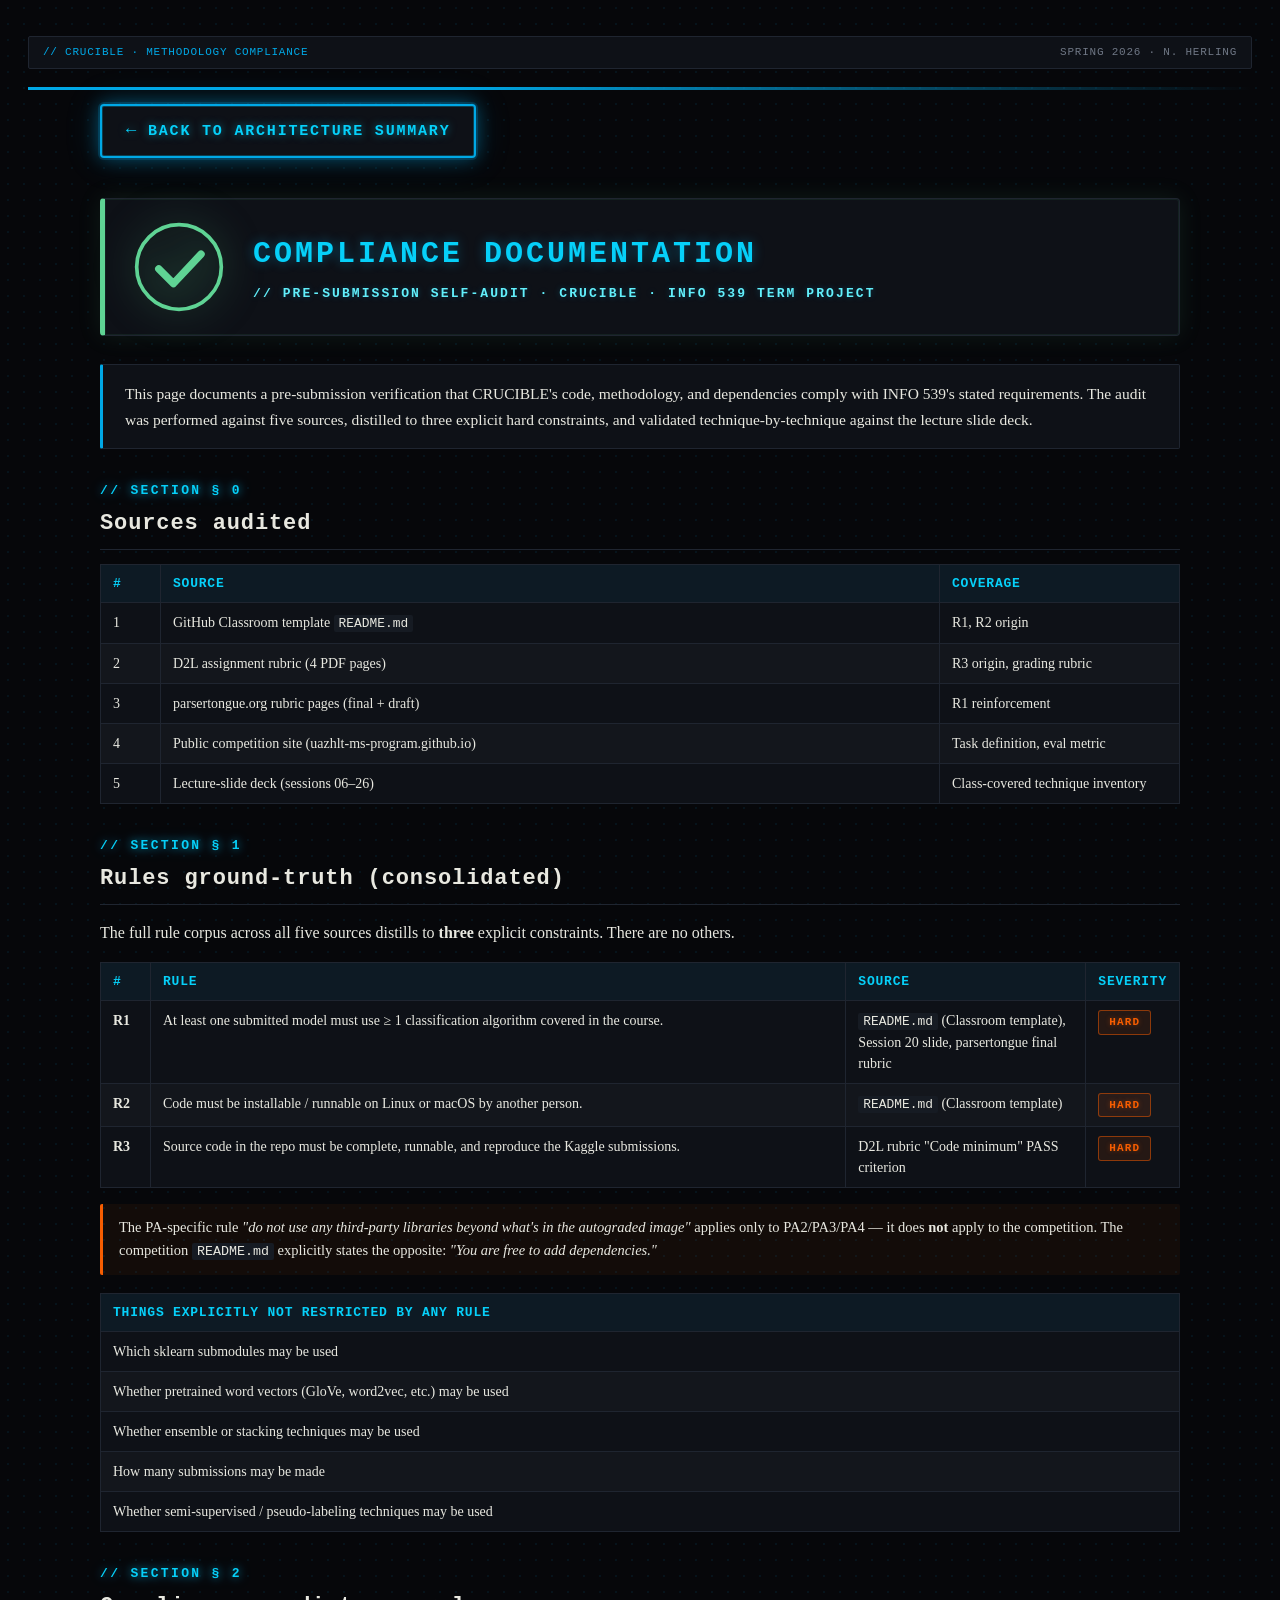
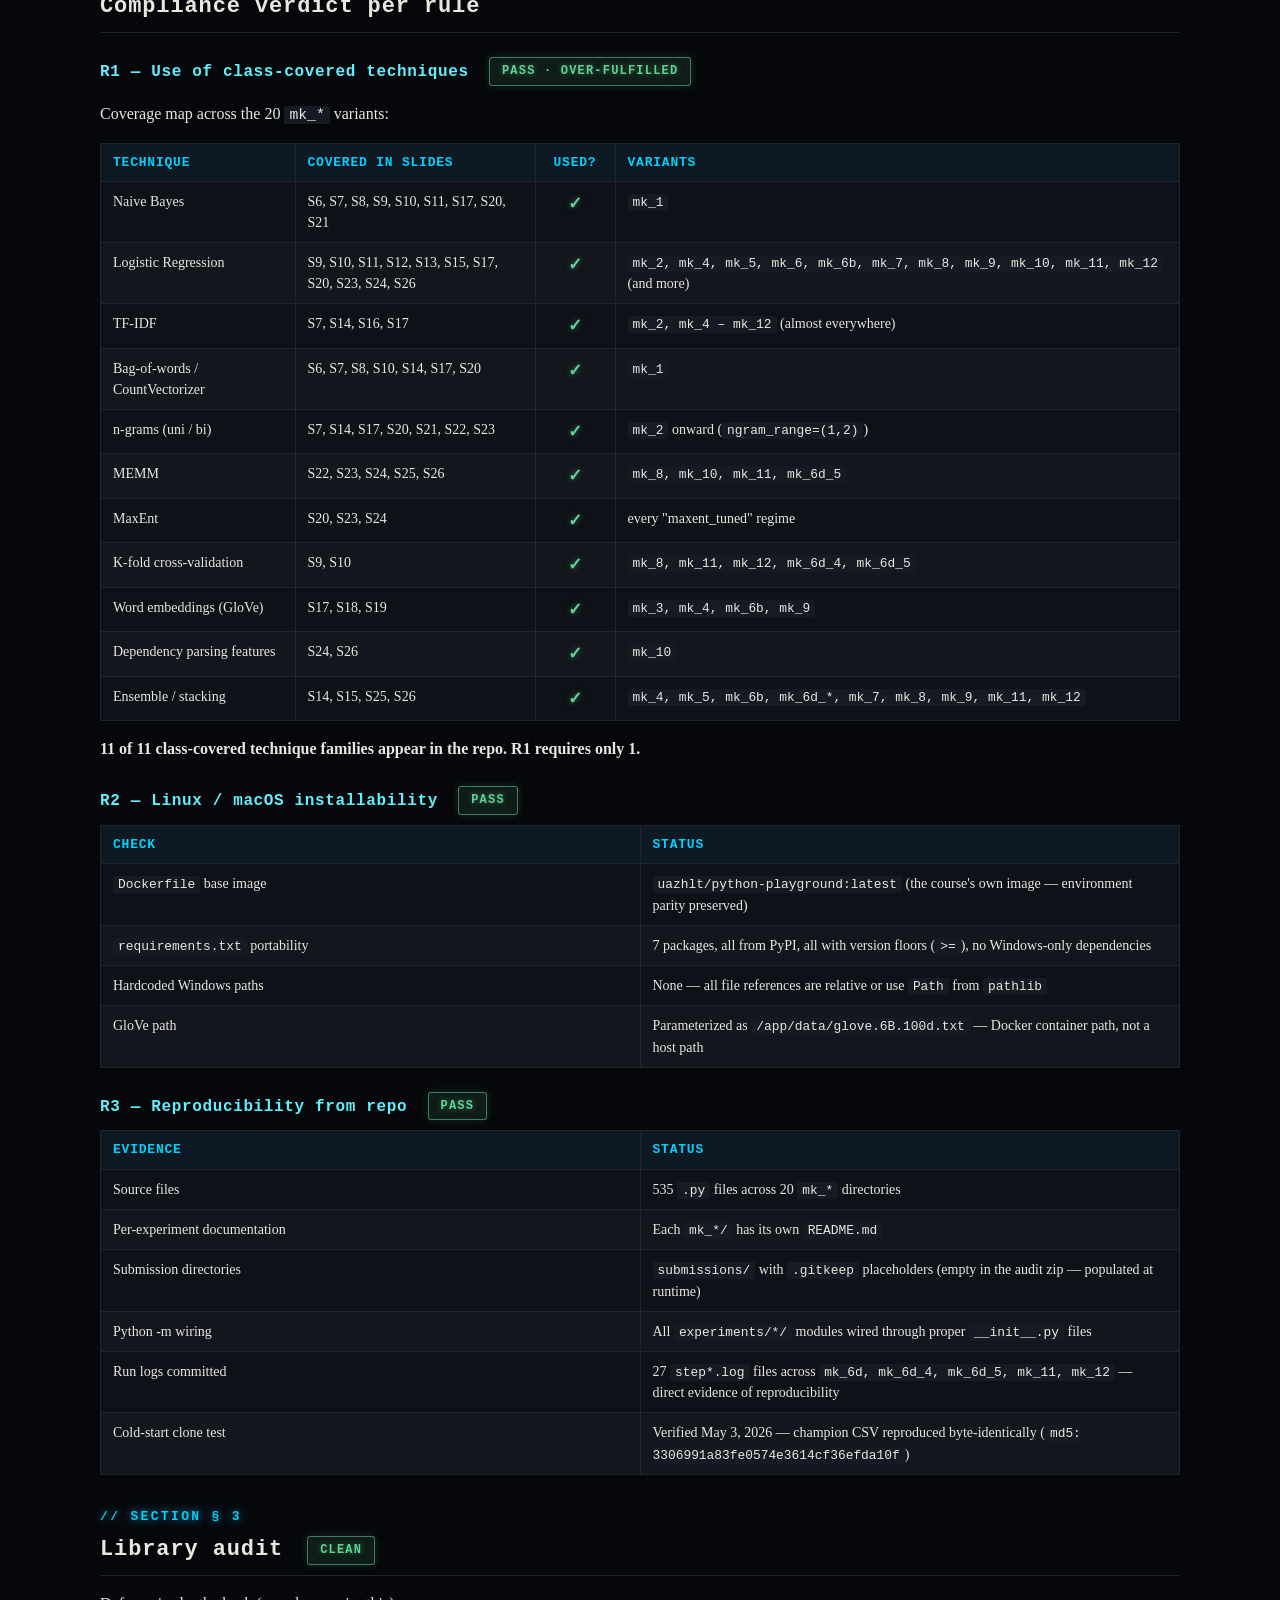
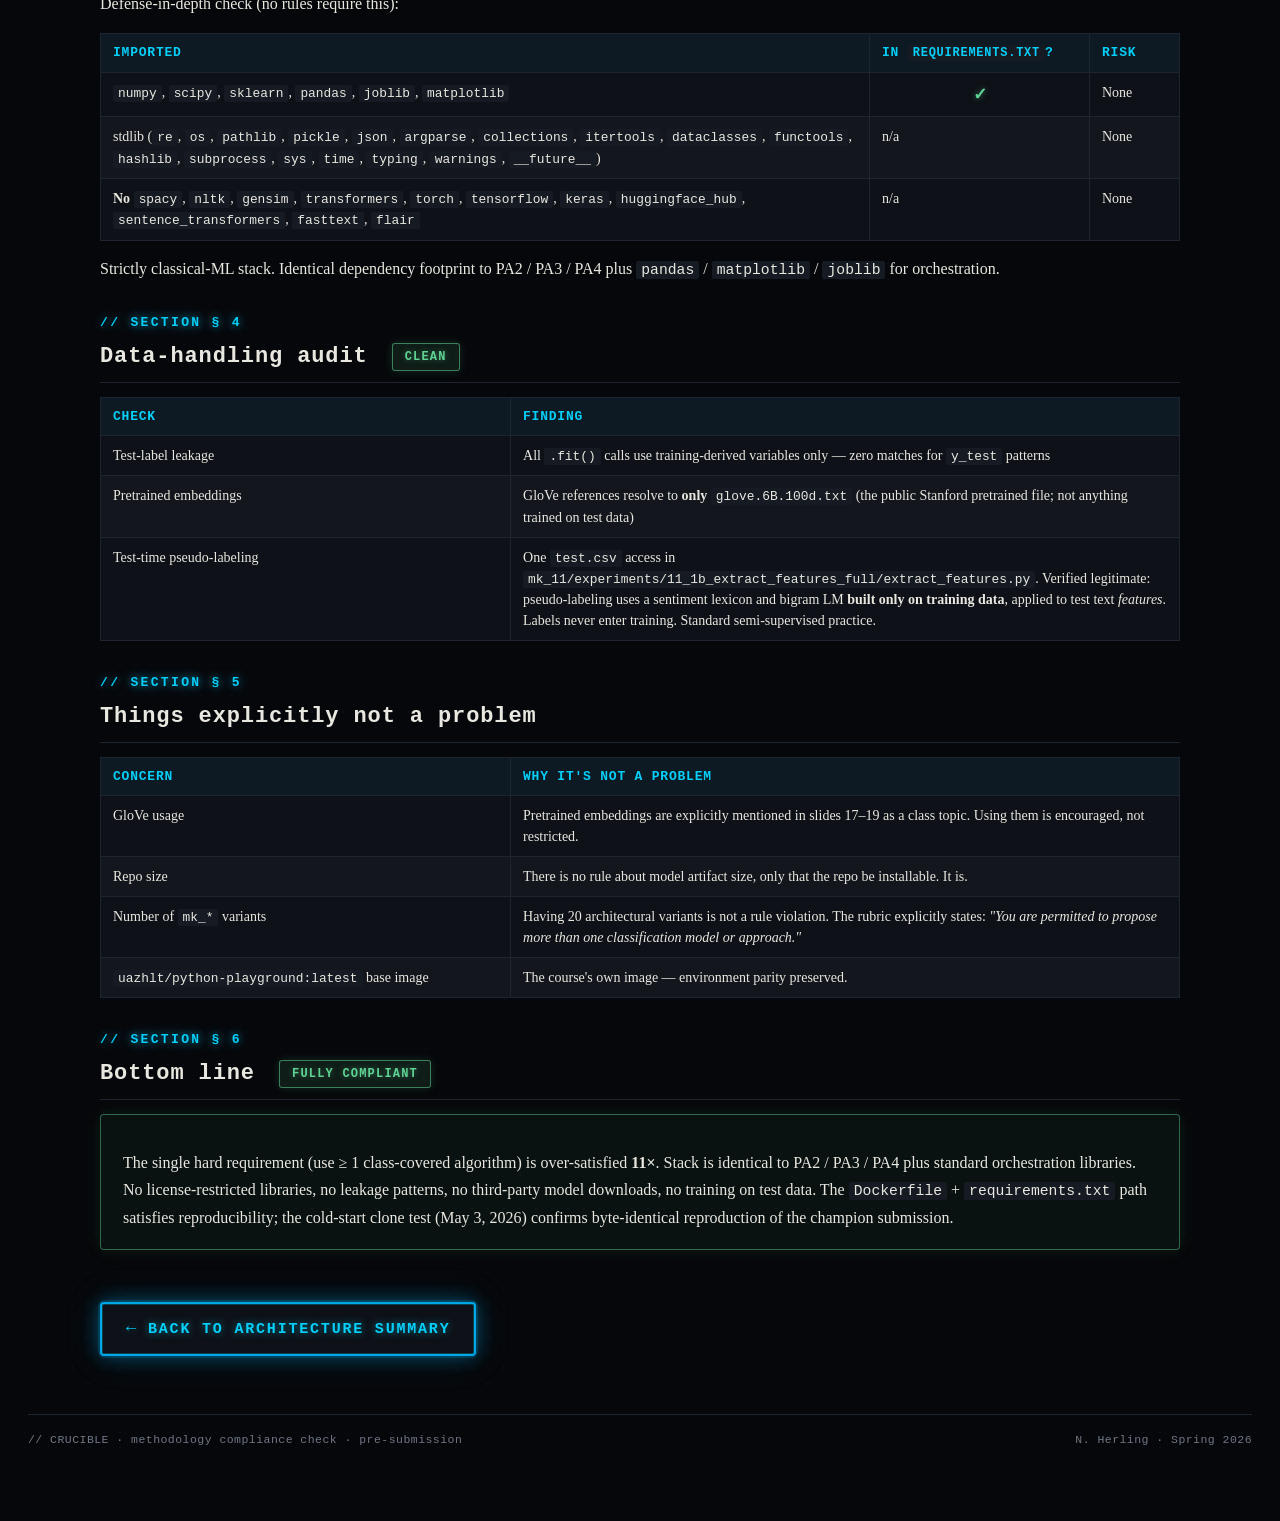
<file: compliance.html>
<!DOCTYPE html>
<html lang="en">
<head>
<meta charset="UTF-8">
<meta name="viewport" content="width=device-width, initial-scale=1.0">
<title>CRUCIBLE &mdash; Methodology Compliance Check</title>
<meta name="author" content="N. Herling">
<meta name="description" content="Methodology compliance audit for the CRUCIBLE term project against INFO 539 course rules.">

<link rel="icon" type="image/x-icon" href="media/img/favicon.ico">
<link rel="icon" type="image/png" sizes="16x16" href="media/img/favicon-16x16.png">
<link rel="icon" type="image/png" sizes="32x32" href="media/img/favicon-32x32.png">
<link rel="apple-touch-icon" sizes="180x180" href="media/img/apple-touch-icon.png">

<link rel="stylesheet" href="css/styles.css">
</head>
<body>

<div class="source-banner">
  <span class="left">// CRUCIBLE &middot; METHODOLOGY COMPLIANCE</span>
  <span>Spring 2026 &middot; N. Herling</span>
</div>

<div class="top-rule"></div>

<div class="compliance-wrap">

<a class="back-btn" href="index.html"><span class="arrow">&larr;</span> back to architecture summary</a>

<!-- HERO: big green check + Compliance Documentation -->
<div class="compliance-hero">
  <div class="compliance-check" aria-hidden="true">
    <svg viewBox="0 0 100 100" xmlns="http://www.w3.org/2000/svg">
      <circle cx="50" cy="50" r="46" fill="none" stroke="#5fd394" stroke-width="4"/>
      <path d="M28 52 L44 68 L74 36" fill="none" stroke="#5fd394" stroke-width="8" stroke-linecap="round" stroke-linejoin="round"/>
    </svg>
  </div>
  <div class="compliance-hero-text">
    <h1 class="compliance-h1">Compliance Documentation</h1>
    <div class="compliance-hero-sub">// pre-submission self-audit &middot; CRUCIBLE &middot; INFO 539 Term Project</div>
  </div>
</div>

<div class="intro">
  <p>This page documents a pre-submission verification that CRUCIBLE's code,
  methodology, and dependencies comply with INFO 539's stated requirements.
  The audit was performed against five sources, distilled to three explicit
  hard constraints, and validated technique-by-technique against the lecture
  slide deck.</p>
</div>

<!-- ============================================================ -->

<div class="compliance-section-label">// section &sect; 0</div>
<h2 class="compliance-h2">Sources audited</h2>

<table class="compliance-table">
  <thead>
    <tr>
      <th style="width: 60px;">#</th>
      <th>Source</th>
      <th style="width: 240px;">Coverage</th>
    </tr>
  </thead>
  <tbody>
    <tr><td>1</td><td>GitHub Classroom template <code>README.md</code></td><td>R1, R2 origin</td></tr>
    <tr><td>2</td><td>D2L assignment rubric (4 PDF pages)</td><td>R3 origin, grading rubric</td></tr>
    <tr><td>3</td><td>parsertongue.org rubric pages (final + draft)</td><td>R1 reinforcement</td></tr>
    <tr><td>4</td><td>Public competition site (uazhlt-ms-program.github.io)</td><td>Task definition, eval metric</td></tr>
    <tr><td>5</td><td>Lecture-slide deck (sessions 06&ndash;26)</td><td>Class-covered technique inventory</td></tr>
  </tbody>
</table>

<!-- ============================================================ -->

<div class="compliance-section-label">// section &sect; 1</div>
<h2 class="compliance-h2">Rules ground-truth (consolidated)</h2>

<p>The full rule corpus across all five sources distills to <strong>three</strong>
explicit constraints. There are no others.</p>

<table class="compliance-table">
  <thead>
    <tr>
      <th style="width: 50px;">#</th>
      <th>Rule</th>
      <th style="width: 240px;">Source</th>
      <th style="width: 90px;">Severity</th>
    </tr>
  </thead>
  <tbody>
    <tr>
      <td><strong>R1</strong></td>
      <td>At least one submitted model must use &ge; 1 classification algorithm covered in the course.</td>
      <td><code>README.md</code> (Classroom template), Session 20 slide, parsertongue final rubric</td>
      <td><span class="severity-hard">HARD</span></td>
    </tr>
    <tr>
      <td><strong>R2</strong></td>
      <td>Code must be installable / runnable on Linux or macOS by another person.</td>
      <td><code>README.md</code> (Classroom template)</td>
      <td><span class="severity-hard">HARD</span></td>
    </tr>
    <tr>
      <td><strong>R3</strong></td>
      <td>Source code in the repo must be complete, runnable, and reproduce the Kaggle submissions.</td>
      <td>D2L rubric "Code minimum" PASS criterion</td>
      <td><span class="severity-hard">HARD</span></td>
    </tr>
  </tbody>
</table>

<p class="callout-note">The PA-specific rule <em>"do not use any third-party libraries beyond what's
in the autograded image"</em> applies only to PA2/PA3/PA4 &mdash; it does <strong>not</strong> apply
to the competition. The competition <code>README.md</code> explicitly states the
opposite: <em>"You are free to add dependencies."</em></p>

<table class="compliance-table">
  <thead>
    <tr>
      <th>Things explicitly NOT restricted by any rule</th>
    </tr>
  </thead>
  <tbody>
    <tr><td>Which sklearn submodules may be used</td></tr>
    <tr><td>Whether pretrained word vectors (GloVe, word2vec, etc.) may be used</td></tr>
    <tr><td>Whether ensemble or stacking techniques may be used</td></tr>
    <tr><td>How many submissions may be made</td></tr>
    <tr><td>Whether semi-supervised / pseudo-labeling techniques may be used</td></tr>
  </tbody>
</table>

<!-- ============================================================ -->

<div class="compliance-section-label">// section &sect; 2</div>
<h2 class="compliance-h2">Compliance verdict per rule</h2>

<h3 class="compliance-h3">R1 &mdash; Use of class-covered techniques <span class="verdict pass">PASS &middot; over-fulfilled</span></h3>

<p>Coverage map across the 20 <code>mk_*</code> variants:</p>

<table class="compliance-table">
  <thead>
    <tr>
      <th>Technique</th>
      <th style="width: 240px;">Covered in slides</th>
      <th style="width: 80px; text-align: center;">Used?</th>
      <th>Variants</th>
    </tr>
  </thead>
  <tbody>
    <tr><td>Naive Bayes</td>            <td>S6, S7, S8, S9, S10, S11, S17, S20, S21</td><td class="check">&check;</td><td><code>mk_1</code></td></tr>
    <tr><td>Logistic Regression</td>    <td>S9, S10, S11, S12, S13, S15, S17, S20, S23, S24, S26</td><td class="check">&check;</td><td><code>mk_2, mk_4, mk_5, mk_6, mk_6b, mk_7, mk_8, mk_9, mk_10, mk_11, mk_12</code> (and more)</td></tr>
    <tr><td>TF-IDF</td>                  <td>S7, S14, S16, S17</td><td class="check">&check;</td><td><code>mk_2, mk_4 &ndash; mk_12</code> (almost everywhere)</td></tr>
    <tr><td>Bag-of-words / CountVectorizer</td><td>S6, S7, S8, S10, S14, S17, S20</td><td class="check">&check;</td><td><code>mk_1</code></td></tr>
    <tr><td>n-grams (uni / bi)</td>      <td>S7, S14, S17, S20, S21, S22, S23</td><td class="check">&check;</td><td><code>mk_2</code> onward (<code>ngram_range=(1,2)</code>)</td></tr>
    <tr><td>MEMM</td>                    <td>S22, S23, S24, S25, S26</td><td class="check">&check;</td><td><code>mk_8, mk_10, mk_11, mk_6d_5</code></td></tr>
    <tr><td>MaxEnt</td>                  <td>S20, S23, S24</td><td class="check">&check;</td><td>every "maxent_tuned" regime</td></tr>
    <tr><td>K-fold cross-validation</td> <td>S9, S10</td><td class="check">&check;</td><td><code>mk_8, mk_11, mk_12, mk_6d_4, mk_6d_5</code></td></tr>
    <tr><td>Word embeddings (GloVe)</td> <td>S17, S18, S19</td><td class="check">&check;</td><td><code>mk_3, mk_4, mk_6b, mk_9</code></td></tr>
    <tr><td>Dependency parsing features</td><td>S24, S26</td><td class="check">&check;</td><td><code>mk_10</code></td></tr>
    <tr><td>Ensemble / stacking</td>     <td>S14, S15, S25, S26</td><td class="check">&check;</td><td><code>mk_4, mk_5, mk_6b, mk_6d_*, mk_7, mk_8, mk_9, mk_11, mk_12</code></td></tr>
  </tbody>
</table>

<p><strong>11 of 11 class-covered technique families appear in the repo. R1 requires only 1.</strong></p>

<h3 class="compliance-h3">R2 &mdash; Linux / macOS installability <span class="verdict pass">PASS</span></h3>

<table class="compliance-table">
  <thead>
    <tr><th style="width: 50%;">Check</th><th>Status</th></tr>
  </thead>
  <tbody>
    <tr><td><code>Dockerfile</code> base image</td><td><code>uazhlt/python-playground:latest</code> (the course's own image &mdash; environment parity preserved)</td></tr>
    <tr><td><code>requirements.txt</code> portability</td><td>7 packages, all from PyPI, all with version floors (<code>&gt;=</code>), no Windows-only dependencies</td></tr>
    <tr><td>Hardcoded Windows paths</td><td>None &mdash; all file references are relative or use <code>Path</code> from <code>pathlib</code></td></tr>
    <tr><td>GloVe path</td><td>Parameterized as <code>/app/data/glove.6B.100d.txt</code> &mdash; Docker container path, not a host path</td></tr>
  </tbody>
</table>

<h3 class="compliance-h3">R3 &mdash; Reproducibility from repo <span class="verdict pass">PASS</span></h3>

<table class="compliance-table">
  <thead>
    <tr><th style="width: 50%;">Evidence</th><th>Status</th></tr>
  </thead>
  <tbody>
    <tr><td>Source files</td><td>535 <code>.py</code> files across 20 <code>mk_*</code> directories</td></tr>
    <tr><td>Per-experiment documentation</td><td>Each <code>mk_*/</code> has its own <code>README.md</code></td></tr>
    <tr><td>Submission directories</td><td><code>submissions/</code> with <code>.gitkeep</code> placeholders (empty in the audit zip &mdash; populated at runtime)</td></tr>
    <tr><td>Python -m wiring</td><td>All <code>experiments/*/</code> modules wired through proper <code>__init__.py</code> files</td></tr>
    <tr><td>Run logs committed</td><td>27 <code>step*.log</code> files across <code>mk_6d, mk_6d_4, mk_6d_5, mk_11, mk_12</code> &mdash; direct evidence of reproducibility</td></tr>
    <tr><td>Cold-start clone test</td><td>Verified May 3, 2026 &mdash; champion CSV reproduced byte-identically (<code>md5: 3306991a83fe0574e3614cf36efda10f</code>)</td></tr>
  </tbody>
</table>

<!-- ============================================================ -->

<div class="compliance-section-label">// section &sect; 3</div>
<h2 class="compliance-h2">Library audit <span class="verdict pass">CLEAN</span></h2>

<p>Defense-in-depth check (no rules require this):</p>

<table class="compliance-table">
  <thead>
    <tr><th>Imported</th><th style="width: 220px;">In <code>requirements.txt</code>?</th><th style="width: 90px;">Risk</th></tr>
  </thead>
  <tbody>
    <tr>
      <td><code>numpy</code>, <code>scipy</code>, <code>sklearn</code>,
          <code>pandas</code>, <code>joblib</code>, <code>matplotlib</code></td>
      <td class="check">&check;</td>
      <td>None</td>
    </tr>
    <tr>
      <td>stdlib (<code>re</code>, <code>os</code>, <code>pathlib</code>,
          <code>pickle</code>, <code>json</code>, <code>argparse</code>,
          <code>collections</code>, <code>itertools</code>,
          <code>dataclasses</code>, <code>functools</code>, <code>hashlib</code>,
          <code>subprocess</code>, <code>sys</code>, <code>time</code>,
          <code>typing</code>, <code>warnings</code>, <code>__future__</code>)</td>
      <td>n/a</td>
      <td>None</td>
    </tr>
    <tr>
      <td><strong>No</strong> <code>spacy</code>, <code>nltk</code>,
          <code>gensim</code>, <code>transformers</code>, <code>torch</code>,
          <code>tensorflow</code>, <code>keras</code>,
          <code>huggingface_hub</code>, <code>sentence_transformers</code>,
          <code>fasttext</code>, <code>flair</code></td>
      <td>n/a</td>
      <td>None</td>
    </tr>
  </tbody>
</table>

<p>Strictly classical-ML stack. Identical dependency footprint to PA2 / PA3 / PA4
plus <code>pandas</code> / <code>matplotlib</code> / <code>joblib</code> for
orchestration.</p>

<!-- ============================================================ -->

<div class="compliance-section-label">// section &sect; 4</div>
<h2 class="compliance-h2">Data-handling audit <span class="verdict pass">CLEAN</span></h2>

<table class="compliance-table">
  <thead>
    <tr><th style="width: 38%;">Check</th><th>Finding</th></tr>
  </thead>
  <tbody>
    <tr>
      <td>Test-label leakage</td>
      <td>All <code>.fit()</code> calls use training-derived variables only &mdash; zero matches for <code>y_test</code> patterns</td>
    </tr>
    <tr>
      <td>Pretrained embeddings</td>
      <td>GloVe references resolve to <strong>only</strong> <code>glove.6B.100d.txt</code> (the public Stanford pretrained file; not anything trained on test data)</td>
    </tr>
    <tr>
      <td>Test-time pseudo-labeling</td>
      <td>One <code>test.csv</code> access in <code>mk_11/experiments/11_1b_extract_features_full/extract_features.py</code>. Verified legitimate: pseudo-labeling uses a sentiment lexicon and bigram LM <strong>built only on training data</strong>, applied to test text <em>features</em>. Labels never enter training. Standard semi-supervised practice.</td>
    </tr>
  </tbody>
</table>

<!-- ============================================================ -->

<div class="compliance-section-label">// section &sect; 5</div>
<h2 class="compliance-h2">Things explicitly not a problem</h2>

<table class="compliance-table">
  <thead>
    <tr><th style="width: 38%;">Concern</th><th>Why it's not a problem</th></tr>
  </thead>
  <tbody>
    <tr>
      <td>GloVe usage</td>
      <td>Pretrained embeddings are explicitly mentioned in slides 17&ndash;19 as a class topic. Using them is encouraged, not restricted.</td>
    </tr>
    <tr>
      <td>Repo size</td>
      <td>There is no rule about model artifact size, only that the repo be installable. It is.</td>
    </tr>
    <tr>
      <td>Number of <code>mk_*</code> variants</td>
      <td>Having 20 architectural variants is not a rule violation. The rubric explicitly states: <em>"You are permitted to propose more than one classification model or approach."</em></td>
    </tr>
    <tr>
      <td><code>uazhlt/python-playground:latest</code> base image</td>
      <td>The course's own image &mdash; environment parity preserved.</td>
    </tr>
  </tbody>
</table>

<!-- ============================================================ -->

<div class="compliance-section-label">// section &sect; 6</div>
<h2 class="compliance-h2">Bottom line <span class="verdict pass">FULLY COMPLIANT</span></h2>

<div class="bottom-line-card">
  <p>The single hard requirement (use &ge; 1 class-covered algorithm) is
  over-satisfied <strong>11&times;</strong>. Stack is identical to PA2 / PA3 / PA4
  plus standard orchestration libraries. No license-restricted libraries,
  no leakage patterns, no third-party model downloads, no training on
  test data. The <code>Dockerfile</code> + <code>requirements.txt</code> path
  satisfies reproducibility; the cold-start clone test (May 3, 2026)
  confirms byte-identical reproduction of the champion submission.</p>
</div>

<a class="back-btn" href="index.html" style="margin-top: 28px;"><span class="arrow">&larr;</span> back to architecture summary</a>

</div>

<div class="footer">
  <span>// CRUCIBLE &middot; methodology compliance check &middot; pre-submission</span>
  <span>N. Herling &middot; Spring 2026</span>
</div>

</body>
</html>
</file>
<file: css/styles.css>
/* =============================================================
   CRUCIBLE — Master stylesheet
   Light theme; palette derived from the project logo.
   ============================================================= */

:root {
  /* Logo-derived palette ------------------------------------ */
  --crucible-deep:      #06040b;
  --crucible-cyan:      #00a8e6;
  --crucible-cyan-hi:   #06d0f9;
  --crucible-cyan-soft: #62effb;
  --crucible-blue:      #0157a4;
  --crucible-blue-deep: #02275a;
  --crucible-red:       #e90b01;
  --crucible-red-dark:  #9f1f02;
  --crucible-orange:    #f65d01;
  --crucible-amber:     #fb9c02;
  --crucible-gold:      #fdc801;

  /* Dark-theme surface palette ------------------------------ */
  --bg:        #06070a;       /* near-black, matches logo background */
  --paper:     #0e1117;       /* slightly lifted surface */
  --ink:       #e8e8e0;       /* bright body text */
  --ink-dim:   #b3b8c0;       /* secondary text */
  --ink-faint: #6f7785;       /* tertiary / monospace labels */
  --rule:      #1f2530;       /* subtle borders */
  --rule-soft: #161b23;       /* even-softer fills */

  /* Functional aliases ------------------------------------- */
  --accent-1:        var(--crucible-cyan);
  --accent-1-soft:   rgba(0, 168, 230, 0.12);    /* dark-mode cyan tint */
  --accent-2:        var(--crucible-orange);
  --accent-2-soft:   rgba(246, 93, 1, 0.12);     /* dark-mode orange tint */
  --champion:        var(--crucible-gold);
  --champion-bg:     rgba(253, 200, 1, 0.08);
  --champion-border: rgba(253, 200, 1, 0.35);
  --good:            #5fd394;
  --good-bg:         rgba(95, 211, 148, 0.08);
  --bad:             #f06464;
  --bad-bg:          rgba(240, 100, 100, 0.08);
  --neutral:         #8e95a0;
  --neutral-bg:      rgba(142, 149, 160, 0.08);
  --navy:            var(--crucible-cyan-soft);   /* heading color in dark mode */
}

*, *::before, *::after { box-sizing: border-box; }
html { background: var(--bg); }
body {
  margin: 0 auto;
  font-family: 'Iowan Old Style', 'Charter', Georgia, serif;
  font-size: 16px;
  line-height: 1.55;
  color: var(--ink);
  max-width: 1280px;
  padding: 36px 28px 80px;
  background-image:
    radial-gradient(circle, rgba(0, 168, 230, 0.08) 1px, transparent 1.2px);
  background-size: 16px 16px;
}
a { color: var(--accent-1); text-decoration: none; border-bottom: 1px dotted var(--accent-1); }
a:hover { background: var(--accent-1-soft); border-bottom-style: solid; }
code {
  background: var(--rule-soft);
  padding: 1px 5px;
  border-radius: 2px;
  font-family: ui-monospace, 'SF Mono', Menlo, Consolas, monospace;
  font-size: 0.92em;
}
pre {
  background: var(--rule-soft);
  border: 1px solid var(--rule);
  border-radius: 3px;
  padding: 10px 14px;
  overflow-x: auto;
  font-family: ui-monospace, 'SF Mono', Menlo, Consolas, monospace;
  font-size: 0.88em;
  line-height: 1.5;
}

/* Top of page */
.source-banner {
  font-family: ui-monospace, 'SF Mono', Menlo, Consolas, monospace;
  font-size: 11px;
  letter-spacing: 0.07em;
  color: var(--ink-faint);
  border: 1px solid var(--rule);
  background: var(--paper);
  padding: 7px 14px;
  margin: 0 0 18px;
  display: flex;
  justify-content: space-between;
  text-transform: uppercase;
  border-radius: 2px;
}
.source-banner .left { color: var(--accent-1); }
.top-rule {
  height: 3px;
  background: linear-gradient(90deg, var(--crucible-cyan) 0%, var(--crucible-cyan) 35%, transparent 100%);
  margin: 0 0 14px;
}
h1.title {
  font-weight: 700;
  font-size: 36px;
  margin: 6px 0 4px;
  color: var(--ink);
  letter-spacing: -0.005em;
}
h1.title .num {
  font-family: ui-monospace, 'SF Mono', Menlo, monospace;
  color: var(--accent-1);
  font-weight: 400;
  margin-right: 14px;
  font-size: 15px;
  letter-spacing: 0.08em;
  vertical-align: 6px;
}
.title-sub {
  font-family: ui-monospace, 'SF Mono', Menlo, monospace;
  font-size: 12px;
  letter-spacing: 0.06em;
  color: var(--ink-dim);
  margin: 0 0 22px;
}

/* Top intro paragraph */
.intro {
  background: var(--paper);
  border: 1px solid var(--rule);
  border-left: 3px solid var(--accent-2);
  padding: 16px 22px;
  margin: 0 0 28px;
  border-radius: 2px;
  font-size: 15.5px;
  color: var(--ink);
  line-height: 1.62;
}
.intro p { margin: 0; }
.intro p + p { margin-top: 10px; }
.intro a { font-weight: 600; }

/* Top hero row — logo with pulse + trailer video, each labeled */
.hero-top {
  display: grid;
  grid-template-columns: 0.9fr 1.1fr;
  gap: 32px;
  align-items: start;
  margin: 0 0 28px;
}

.hero-cell {
  display: flex;
  flex-direction: column;
  gap: 10px;
  min-width: 0;
}

.hero-cell-label {
  font-family: ui-monospace, 'SF Mono', Menlo, monospace;
  font-size: 15px;
  font-weight: 800;
  letter-spacing: 0.18em;
  text-transform: uppercase;
  color: var(--crucible-cyan-hi);
  padding: 0 2px;
  text-shadow: 0 0 10px rgba(6, 208, 249, 0.55);
  filter: drop-shadow(0 0 8px rgba(0, 168, 230, 0.55));
}

.hero-top .logo-laser-frame {
  justify-self: stretch;
  width: 100%;
  align-items: center;
  justify-content: center;
  /* height is set by JS in matchLogoHeight() to mirror the video's rendered height */
}

/* Hero */
.hero {
  display: grid;
  grid-template-columns: 0.9fr 1.1fr;
  gap: 32px;
  align-items: start;
  margin: 0 0 40px;
}
.hero-left { display: flex; flex-direction: column; }
.logo-wrap { display: flex; justify-content: center; margin-bottom: 14px; }
.logo-wrap img { max-width: 240px; width: 100%; height: auto; }

.acronym {
  background: var(--paper);
  border: 1px solid var(--rule);
  border-left: 3px solid var(--accent-1);
  padding: 14px 18px;
  margin: 8px 0 16px;
  border-radius: 2px;
}
.acronym .acro-label,
.howto .howto-label,
.panel .panel-label,
.blurb .blurb-label {
  font-family: ui-monospace, 'SF Mono', Menlo, monospace;
  font-size: 13px;
  font-weight: 800;
  letter-spacing: 0.18em;
  color: var(--crucible-cyan-hi);
  text-transform: uppercase;
  margin-bottom: 8px;
  text-shadow: 0 0 8px rgba(6, 208, 249, 0.45);
  filter: drop-shadow(0 0 6px rgba(0, 168, 230, 0.40));
}
.acronym table { width: 100%; border-collapse: collapse; font-size: 14.5px; }
.acronym td { padding: 3px 0; vertical-align: baseline; }
.acronym td.letter {
  font-family: ui-monospace, 'SF Mono', Menlo, monospace;
  font-weight: 700;
  color: var(--accent-2);
  width: 28px; font-size: 16px; letter-spacing: 0.04em;
}
.acronym td.dash { color: var(--ink-faint); width: 18px; text-align: center; }
.acronym td.word { font-family: 'Iowan Old Style', Georgia, serif; }

.blurb { font-size: 14.5px; color: var(--ink); }
.blurb p { margin: 8px 0 12px; }

.howto {
  background: var(--accent-1-soft);
  border: 1px solid rgba(0, 168, 230, 0.25);
  border-left: 3px solid var(--accent-1);
  padding: 12px 16px;
  margin: 4px 0 0;
  border-radius: 2px;
  font-size: 13.5px;
  color: var(--ink-dim);
}
.howto .howto-label { margin-bottom: 6px; }
.howto ol { margin: 6px 0 0; padding-left: 22px; }
.howto li { margin: 4px 0; }

/* Right panel — swap-state */
.panel {
  background: var(--paper);
  border: 1px solid var(--rule);
  border-radius: 4px;
  padding: 16px 18px;
  box-shadow: 0 0 0 1px rgba(255, 255, 255, 0.03);
  min-height: 540px;
}
.panel .panel-label { margin: 0 0 4px; }
.panel .panel-title {
  font-family: 'Iowan Old Style', Georgia, serif;
  font-size: 17px;
  font-weight: 700;
  color: var(--navy);
  margin: 0 0 12px;
}
.view { display: none; }
.view.active { display: block; }

/* Tree (Mermaid) view */
.mermaid { text-align: center; }
.mermaid .node { cursor: pointer; }
.mermaid .node:hover rect,
.mermaid .node:hover polygon {
  stroke-width: 3px !important;
  filter: brightness(1.05);
}
.legend {
  background: var(--rule-soft);
  border: 1px solid var(--rule-soft);
  padding: 8px 12px;
  margin: 10px 0 0;
  border-radius: 2px;
  font-size: 0.82em;
  line-height: 1.7;
  color: var(--ink-dim);
  font-family: ui-monospace, 'SF Mono', Menlo, monospace;
  letter-spacing: 0.02em;
}
.legend strong {
  color: var(--ink);
  font-family: 'Iowan Old Style', Georgia, serif;
  letter-spacing: 0;
}

/* Detail (stage) views */
.back-btn {
  display: inline-flex;
  align-items: center;
  gap: 10px;
  background: var(--paper);
  border: 2px solid var(--crucible-cyan);
  color: var(--crucible-cyan-hi);
  padding: 12px 24px;
  margin: 0 0 18px;
  border-radius: 4px;
  cursor: pointer;
  font-family: ui-monospace, 'SF Mono', Menlo, monospace;
  font-size: 15px;
  font-weight: 700;
  letter-spacing: 0.12em;
  text-transform: uppercase;
  text-decoration: none;
  text-shadow: 0 0 8px rgba(6, 208, 249, 0.55);
  box-shadow:
    inset 0 0 0 1px rgba(6, 208, 249, 0.25),
    0 0 0 2px rgba(0, 168, 230, 0.18),
    0 0 18px rgba(0, 168, 230, 0.40),
    0 0 36px rgba(0, 168, 230, 0.18);
  transition: all 180ms ease-out;
}
.back-btn:hover {
  background: rgba(0, 168, 230, 0.18);
  border-color: var(--crucible-cyan-hi);
  color: #ffffff;
  text-shadow: 0 0 12px rgba(6, 208, 249, 0.95);
  box-shadow:
    inset 0 0 0 1px var(--crucible-cyan-hi),
    0 0 0 3px rgba(6, 208, 249, 0.35),
    0 0 24px rgba(6, 208, 249, 0.65),
    0 0 48px rgba(0, 168, 230, 0.45);
  transform: translateY(-2px);
}
.back-btn:active {
  transform: translateY(0);
  box-shadow:
    inset 0 0 0 1px var(--crucible-cyan-hi),
    0 0 0 2px var(--crucible-cyan-hi),
    0 0 12px rgba(0, 168, 230, 0.65);
}
.back-btn .arrow {
  font-size: 17px;
  font-weight: 700;
}
.detail h3 {
  font-family: 'Iowan Old Style', Georgia, serif;
  font-size: 20px;
  color: var(--navy);
  margin: 0 0 4px;
}
.detail .meta {
  font-family: ui-monospace, 'SF Mono', Menlo, monospace;
  font-size: 11.5px;
  color: var(--ink-faint);
  letter-spacing: 0.04em;
  margin: 0 0 12px;
  text-transform: uppercase;
}
.detail h4 {
  font-family: 'Iowan Old Style', Georgia, serif;
  font-style: italic;
  font-size: 16px;
  color: var(--navy);
  margin: 18px 0 6px;
}
.detail p { margin: 8px 0 12px; font-size: 14.5px; }
.detail ul, .detail ol { margin: 6px 0 12px; padding-left: 22px; }
.detail li { margin: 3px 0; font-size: 14.5px; }
.detail table {
  width: 100%;
  border-collapse: collapse;
  margin: 10px 0;
  font-size: 13px;
}
.detail th, .detail td {
  border: 1px solid var(--rule);
  padding: 6px 9px;
  text-align: left;
  vertical-align: top;
}
.detail th {
  background: var(--rule-soft);
  font-weight: 600;
  color: var(--navy);
  font-size: 12.5px;
}
.detail tr:nth-child(even) td { background: rgba(255, 255, 255, 0.02); }

.callout {
  border: 1px solid;
  padding: 10px 14px;
  margin: 12px 0;
  border-radius: 2px;
  font-size: 14px;
  line-height: 1.55;
}
.callout.champion { background: var(--champion-bg); border-color: var(--champion-border); }
.callout.bad      { background: var(--bad-bg);      border-color: rgba(240, 100, 100, 0.35); }
.callout.good     { background: var(--good-bg);     border-color: rgba(95, 211, 148, 0.35); }

.score, .score-best, .score-worse, .score-baseline {
  font-family: ui-monospace, 'SF Mono', Menlo, monospace;
  font-weight: 600;
}
.score-best { color: var(--good); }
.score-worse { color: var(--bad); }
.score-baseline { color: var(--ink-dim); }
.delta-pos { color: var(--good); font-weight: 600; }
.delta-neg { color: var(--bad); font-weight: 600; }

/* =============================================================
   Compliance page — dark theme, bordered tables, bold headers
   ============================================================= */

.compliance-wrap {
  max-width: 1080px;
  margin: 0 auto;
}

/* Hero block: green check + title */
.compliance-hero {
  display: flex;
  align-items: center;
  gap: 28px;
  padding: 22px 28px;
  margin: 22px 0 28px;
  background: var(--paper);
  border: 1px solid var(--rule);
  border-left: 5px solid #5fd394;
  border-radius: 4px;
  box-shadow:
    inset 0 0 0 1px rgba(95, 211, 148, 0.08),
    0 0 24px rgba(95, 211, 148, 0.10);
}

.compliance-check {
  flex: 0 0 auto;
  width: 92px;
  height: 92px;
  filter: drop-shadow(0 0 18px rgba(95, 211, 148, 0.55));
}
.compliance-check svg { width: 100%; height: 100%; display: block; }

.compliance-hero-text { flex: 1 1 auto; min-width: 0; }

.compliance-h1 {
  font-family: ui-monospace, 'SF Mono', Menlo, monospace;
  font-size: 30px;
  font-weight: 800;
  letter-spacing: 0.10em;
  text-transform: uppercase;
  color: var(--crucible-cyan-hi);
  margin: 0 0 6px;
  text-shadow: 0 0 12px rgba(0, 168, 230, 0.45);
}

.compliance-hero-sub {
  font-family: ui-monospace, 'SF Mono', Menlo, monospace;
  font-size: 13px;
  font-weight: 700;
  letter-spacing: 0.16em;
  text-transform: uppercase;
  color: var(--crucible-cyan-soft);
  text-shadow: 0 0 6px rgba(0, 168, 230, 0.30);
}

/* Section labels — match the // PROJECT LOGO style from index */
.compliance-section-label {
  font-family: ui-monospace, 'SF Mono', Menlo, monospace;
  font-size: 13px;
  font-weight: 800;
  letter-spacing: 0.18em;
  text-transform: uppercase;
  color: var(--crucible-cyan-hi);
  margin: 32px 0 6px;
  text-shadow: 0 0 8px rgba(6, 208, 249, 0.45);
  filter: drop-shadow(0 0 6px rgba(0, 168, 230, 0.40));
}

/* Section H2 */
.compliance-h2 {
  font-family: ui-monospace, 'SF Mono', Menlo, monospace;
  font-size: 22px;
  font-weight: 800;
  letter-spacing: 0.04em;
  color: var(--ink);
  margin: 0 0 14px;
  padding-bottom: 8px;
  border-bottom: 1px solid var(--rule);
}

/* Section H3 (per-rule headers like 'R1 — Use of class-covered techniques') */
.compliance-h3 {
  font-family: ui-monospace, 'SF Mono', Menlo, monospace;
  font-size: 16px;
  font-weight: 700;
  letter-spacing: 0.04em;
  color: var(--crucible-cyan-soft);
  margin: 24px 0 10px;
}

/* Bordered tables — used for every data block on the page */
.compliance-table {
  width: 100%;
  border-collapse: collapse;
  margin: 8px 0 16px;
  font-size: 14px;
  background: var(--paper);
  border: 1px solid var(--rule);
}
.compliance-table th,
.compliance-table td {
  border: 1px solid var(--rule);
  padding: 9px 12px;
  text-align: left;
  vertical-align: top;
  line-height: 1.5;
}
.compliance-table thead th {
  background: rgba(0, 168, 230, 0.06);
  color: var(--crucible-cyan-hi);
  font-weight: 700;
  font-size: 13px;
  letter-spacing: 0.06em;
  text-transform: uppercase;
  font-family: ui-monospace, 'SF Mono', Menlo, monospace;
}
.compliance-table tbody tr:nth-child(even) td {
  background: rgba(255, 255, 255, 0.02);
}
.compliance-table td.check {
  text-align: center;
  color: #5fd394;
  font-weight: 800;
  font-size: 17px;
  text-shadow: 0 0 6px rgba(95, 211, 148, 0.5);
}

/* Verdict pills — PASS / CLEAN / FULLY COMPLIANT */
.verdict {
  display: inline-block;
  padding: 4px 12px;
  border-radius: 3px;
  font-family: ui-monospace, 'SF Mono', Menlo, monospace;
  font-size: 12px;
  letter-spacing: 0.10em;
  text-transform: uppercase;
  font-weight: 800;
  margin-left: 10px;
  vertical-align: 2px;
}
.verdict.pass {
  background: rgba(95, 211, 148, 0.10);
  color: #5fd394;
  border: 1.5px solid rgba(95, 211, 148, 0.55);
  text-shadow: 0 0 6px rgba(95, 211, 148, 0.45);
  box-shadow: 0 0 10px rgba(95, 211, 148, 0.18);
}

/* Severity HARD pill */
.severity-hard {
  display: inline-block;
  padding: 3px 10px;
  border-radius: 3px;
  font-family: ui-monospace, 'SF Mono', Menlo, monospace;
  font-size: 11px;
  letter-spacing: 0.10em;
  text-transform: uppercase;
  font-weight: 800;
  background: rgba(246, 93, 1, 0.10);
  color: var(--crucible-orange);
  border: 1px solid rgba(246, 93, 1, 0.50);
  text-shadow: 0 0 5px rgba(246, 93, 1, 0.40);
}

/* Inline call-out paragraph between tables */
.callout-note {
  margin: 10px 0 18px;
  padding: 12px 16px;
  background: rgba(246, 93, 1, 0.05);
  border-left: 3px solid var(--crucible-orange);
  font-size: 14.5px;
  line-height: 1.6;
  color: var(--ink);
  border-radius: 2px;
}

/* Bottom-line summary card */
.bottom-line-card {
  margin: 8px 0 24px;
  padding: 18px 22px;
  background: rgba(95, 211, 148, 0.05);
  border: 1.5px solid rgba(95, 211, 148, 0.45);
  border-radius: 4px;
  font-size: 16px;
  line-height: 1.7;
  color: var(--ink);
  box-shadow: 0 0 16px rgba(95, 211, 148, 0.10);
}
.bottom-line-card p:last-child { margin-bottom: 0; }

/* Compliance page intro override (less aggressive than index intro) */
.compliance-wrap .intro {
  border-left-color: var(--crucible-cyan);
  background: var(--paper);
}

.note {
  font-family: ui-monospace, 'SF Mono', Menlo, monospace;
  font-size: 11.5px;
  color: var(--ink-faint);
  margin: 8px 0 0;
  letter-spacing: 0.04em;
}
.footer {
  margin-top: 40px;
  padding-top: 16px;
  border-top: 1px solid var(--rule);
  font-family: ui-monospace, 'SF Mono', Menlo, monospace;
  font-size: 11.5px;
  color: var(--ink-faint);
  letter-spacing: 0.04em;
  display: flex;
  justify-content: space-between;
}

@media (max-width: 880px) {
  .hero,
  .hero-top { grid-template-columns: 1fr; }
  .hero-top .logo-laser-frame { justify-self: center; max-width: 240px; }
  .hero-cell { align-items: center; }
  .hero-cell-label { text-align: center; }
  .logo-wrap img { max-width: 200px; }
  body { padding: 24px 16px 60px; }
}


/* =============================================================
   Hero additions — laser-pulse logo + video on the right
   Added to support the index.html hero layout
   ============================================================= */

.logo-laser-frame {
  position: relative;
  display: inline-block;
  padding: 14px;
  border-radius: 6px;
  /* The pulsing border lives in the box-shadow so the inner img is untouched */
  box-shadow:
    0 0 0 1px var(--crucible-cyan),
    0 0 12px 2px rgba(0, 168, 230, 0.35),
    inset 0 0 0 1px rgba(0, 168, 230, 0.15);
  animation: crucible-pulse 2.5s ease-in-out infinite;
}

.logo-laser-frame img {
  display: block;
  width: 100%;
  height: 100%;
  object-fit: contain;
  border-radius: 4px;
}

@keyframes crucible-pulse {
  0%, 100% {
    box-shadow:
      0 0 0 1px var(--crucible-cyan),
      0 0 6px 1px rgba(0, 168, 230, 0.20),
      inset 0 0 0 1px rgba(0, 168, 230, 0.10);
  }
  50% {
    box-shadow:
      0 0 0 1px var(--crucible-cyan-hi),
      0 0 22px 4px rgba(6, 208, 249, 0.55),
      inset 0 0 0 1px rgba(0, 168, 230, 0.25);
  }
}

/* Video on the right side of the hero */
.video-frame {
  position: relative;
  border-radius: 6px;
  overflow: hidden;
  background: var(--paper);
  border: 1px solid var(--rule);
  box-shadow: 0 0 0 1px rgba(0, 168, 230, 0.08);
}

.video-frame video {
  display: block;
  width: 100%;
  height: auto;
  background: #000;
}

.video-caption {
  font-family: ui-monospace, 'SF Mono', Menlo, monospace;
  font-size: 13px;
  font-weight: 700;
  letter-spacing: 0.14em;
  color: var(--crucible-cyan-soft);
  text-transform: uppercase;
  padding: 10px 14px;
  border-bottom: 1px solid var(--rule);
  background: var(--rule-soft);
  text-shadow: 0 0 6px rgba(0, 168, 230, 0.35);
}

/* Re-center the logo within the laser frame */
.logo-wrap { justify-content: flex-start; }


/* =============================================================
   Title banner — C·R·U·C·I·B·L·E with per-letter gradient + dots
   Mirrors the logo composition's CRUCIBLE word treatment
   ============================================================= */

h1.title {
  font-family: ui-monospace, 'SF Mono', Menlo, Consolas, monospace;
  font-weight: 800;
  font-size: 48px;
  text-transform: uppercase;
  margin: 18px 0 10px;
  /* Reset all the gradient/clip stuff — we apply it per-letter now */
  background: none;
  color: inherit;
  filter: drop-shadow(0 0 14px rgba(0, 168, 230, 0.30));
  display: flex;
  align-items: baseline;
  flex-wrap: wrap;
  gap: 4px;
}

/* The "§ 0" prefix */
h1.title .num {
  font-family: ui-monospace, 'SF Mono', Menlo, monospace;
  color: var(--crucible-cyan);
  font-weight: 400;
  margin-right: 18px;
  font-size: 18px;
  letter-spacing: 0.14em;
  position: relative;
  top: -10px;
  filter: drop-shadow(0 0 6px rgba(0, 168, 230, 0.45));
}

/* The CRUCIBLE word — gradient applied as background-clip:text on this span,
   so each letter inherits its share of the gradient based on position */
h1.title .title-word {
  display: inline-block;
  letter-spacing: 0;
  background: linear-gradient(
    90deg,
    var(--crucible-cyan-hi) 0%,
    var(--crucible-cyan)    20%,
    var(--crucible-gold)    50%,
    var(--crucible-orange)  72%,
    var(--crucible-red)     100%
  );
  -webkit-background-clip: text;
  background-clip: text;
  -webkit-text-fill-color: transparent;
  color: transparent;
  text-shadow: none;
}

/* The dot separators between letters — they should be cyan and tiny,
   regardless of the gradient zone they fall in */
h1.title .title-word .dot {
  /* Override the gradient — dots stay solid cyan */
  background: none;
  -webkit-background-clip: initial;
  background-clip: initial;
  -webkit-text-fill-color: var(--crucible-cyan);
  color: var(--crucible-cyan);
  font-size: 0.7em;
  margin: 0 0.18em;
  vertical-align: 0.18em;
  font-weight: 400;
  filter: drop-shadow(0 0 4px rgba(6, 208, 249, 0.7));
}

/* Sub-banner that replaces the old en-dash subtitle */
.title-banner-sub {
  font-family: ui-monospace, 'SF Mono', Menlo, monospace;
  font-size: 13px;
  font-weight: 600;
  letter-spacing: 0.16em;
  text-transform: uppercase;
  color: var(--crucible-cyan-soft);
  margin: 0 0 8px;
  filter: drop-shadow(0 0 5px rgba(0, 168, 230, 0.35));
}

/* Existing .title-sub gets a small tightening */
.title-sub {
  letter-spacing: 0.12em;
  font-weight: 500;
  color: var(--ink-dim);
  margin: 0 0 26px;
}


/* =============================================================
   Acronym box — preface + walkthrough additions
   ============================================================= */

.acronym .acro-preface {
  margin: 0 0 12px;
  font-size: 14px;
  color: var(--ink-dim);
  line-height: 1.55;
}

.acronym .acro-walkthrough {
  margin: 16px 0 0;
  padding-top: 14px;
  border-top: 1px dashed var(--rule);
}

.acronym .acro-walkthrough-label {
  font-family: ui-monospace, 'SF Mono', Menlo, monospace;
  font-size: 11px;
  font-weight: 700;
  letter-spacing: 0.16em;
  text-transform: uppercase;
  color: var(--crucible-cyan-soft);
  margin: 0 0 10px;
  text-shadow: 0 0 6px rgba(0, 168, 230, 0.35);
}

.acronym .acro-walkthrough p {
  font-size: 16px;
  line-height: 1.7;
  margin: 0 0 14px;
  color: var(--ink);
}
.acronym .acro-walkthrough p:last-child { margin-bottom: 0; }

.acronym .acro-walkthrough .acro-letter {
  font-family: ui-monospace, 'SF Mono', Menlo, monospace;
  color: var(--crucible-orange);
  font-weight: 800;
  font-size: 1.35em;
  letter-spacing: 0.04em;
  padding: 0 1px;
  text-shadow:
    0 0 6px rgba(246, 93, 1, 0.65),
    0 0 14px rgba(246, 93, 1, 0.35);
  filter: drop-shadow(0 0 4px rgba(246, 93, 1, 0.4));
}


/* =============================================================
   Novelty blurb in the intro
   ============================================================= */

.intro .novelty-blurb {
  margin-top: 14px;
  padding: 12px 16px;
  border-left: 3px solid var(--crucible-orange);
  background: rgba(246, 93, 1, 0.06);
  font-size: 15.5px;
  line-height: 1.62;
  color: var(--ink);
}
.intro .novelty-blurb strong:first-child {
  color: var(--crucible-orange);
  font-family: ui-monospace, 'SF Mono', Menlo, monospace;
  letter-spacing: 0.06em;
  text-transform: uppercase;
  font-size: 13px;
  font-weight: 800;
  display: inline-block;
  margin-right: 6px;
  text-shadow: 0 0 6px rgba(246, 93, 1, 0.45);
}

/* =============================================================
   The "Sarcasm problem" section — § 0.5
   ============================================================= */

.sarcasm-section {
  margin: 0 0 36px;
  padding: 22px 26px;
  background: var(--paper);
  border: 1px solid var(--rule);
  border-left: 4px solid var(--crucible-orange);
  border-radius: 4px;
  box-shadow: 0 0 0 1px rgba(246, 93, 1, 0.04);
}

.sarcasm-title {
  font-family: ui-monospace, 'SF Mono', Menlo, monospace;
  font-weight: 800;
  font-size: 26px;
  letter-spacing: 0.04em;
  text-transform: uppercase;
  color: var(--crucible-cyan-soft);
  margin: 0 0 4px;
  text-shadow: 0 0 10px rgba(0, 168, 230, 0.35);
}
.sarcasm-title .sarcasm-num {
  color: var(--crucible-orange);
  font-weight: 400;
  font-size: 16px;
  letter-spacing: 0.12em;
  margin-right: 14px;
  vertical-align: 4px;
  text-shadow: 0 0 6px rgba(246, 93, 1, 0.5);
}

.sarcasm-sub {
  font-family: ui-monospace, 'SF Mono', Menlo, monospace;
  font-size: 12px;
  font-weight: 700;
  letter-spacing: 0.16em;
  text-transform: uppercase;
  color: var(--crucible-cyan);
  margin: 0 0 18px;
  padding-bottom: 14px;
  border-bottom: 1px dashed var(--rule);
  text-shadow: 0 0 5px rgba(0, 168, 230, 0.30);
}

.sarcasm-h3 {
  font-family: ui-monospace, 'SF Mono', Menlo, monospace;
  font-weight: 700;
  font-size: 15px;
  letter-spacing: 0.10em;
  text-transform: uppercase;
  color: var(--crucible-amber);
  margin: 22px 0 8px;
  text-shadow: 0 0 6px rgba(246, 93, 1, 0.30);
}
.sarcasm-h3:first-of-type { margin-top: 12px; }

.sarcasm-body p {
  font-size: 16px;
  line-height: 1.7;
  margin: 0 0 14px;
  color: var(--ink);
}
.sarcasm-body p:last-child { margin-bottom: 0; }

.sarcasm-body .sarcasm-followup {
  margin-top: 18px;
  padding-top: 14px;
  border-top: 1px dashed var(--rule);
  font-size: 14.5px;
  color: var(--ink-dim);
  font-style: italic;
}

.sarcasm-body code {
  font-size: 0.92em;
}
</file>
